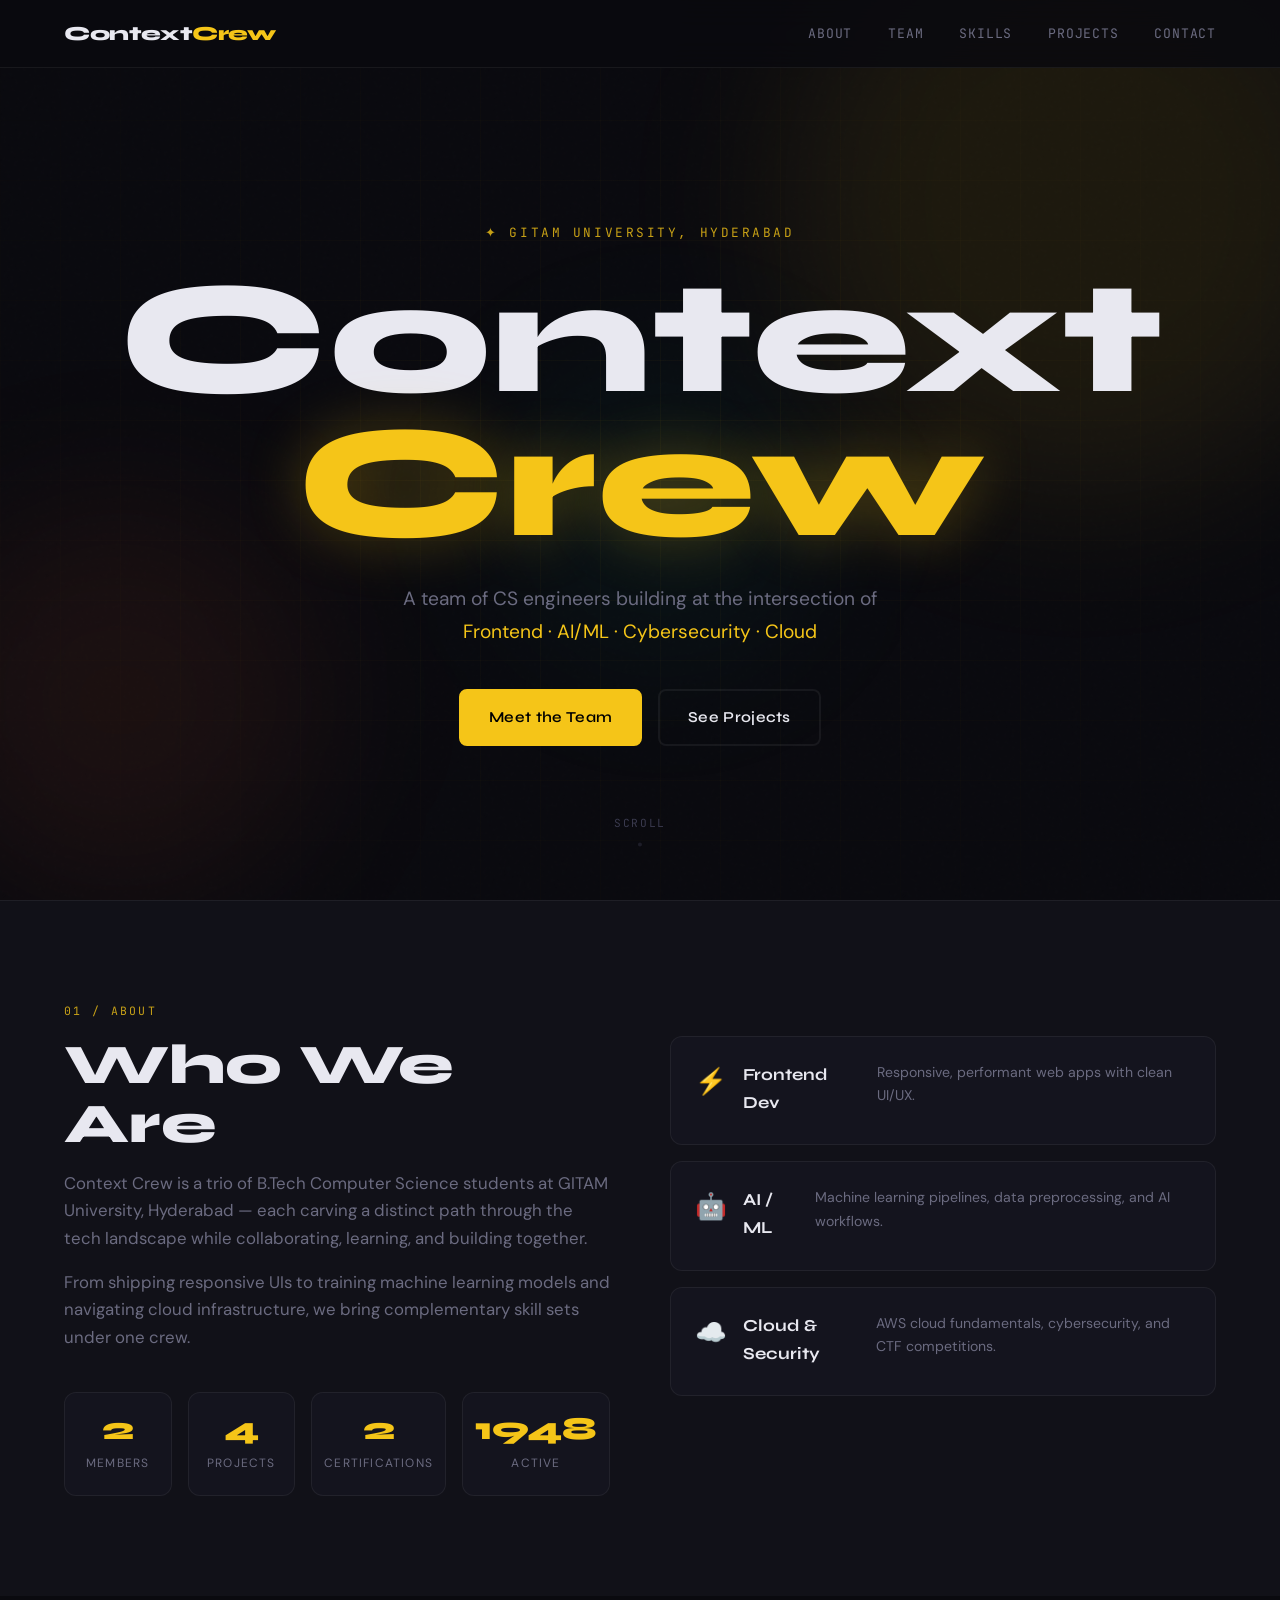
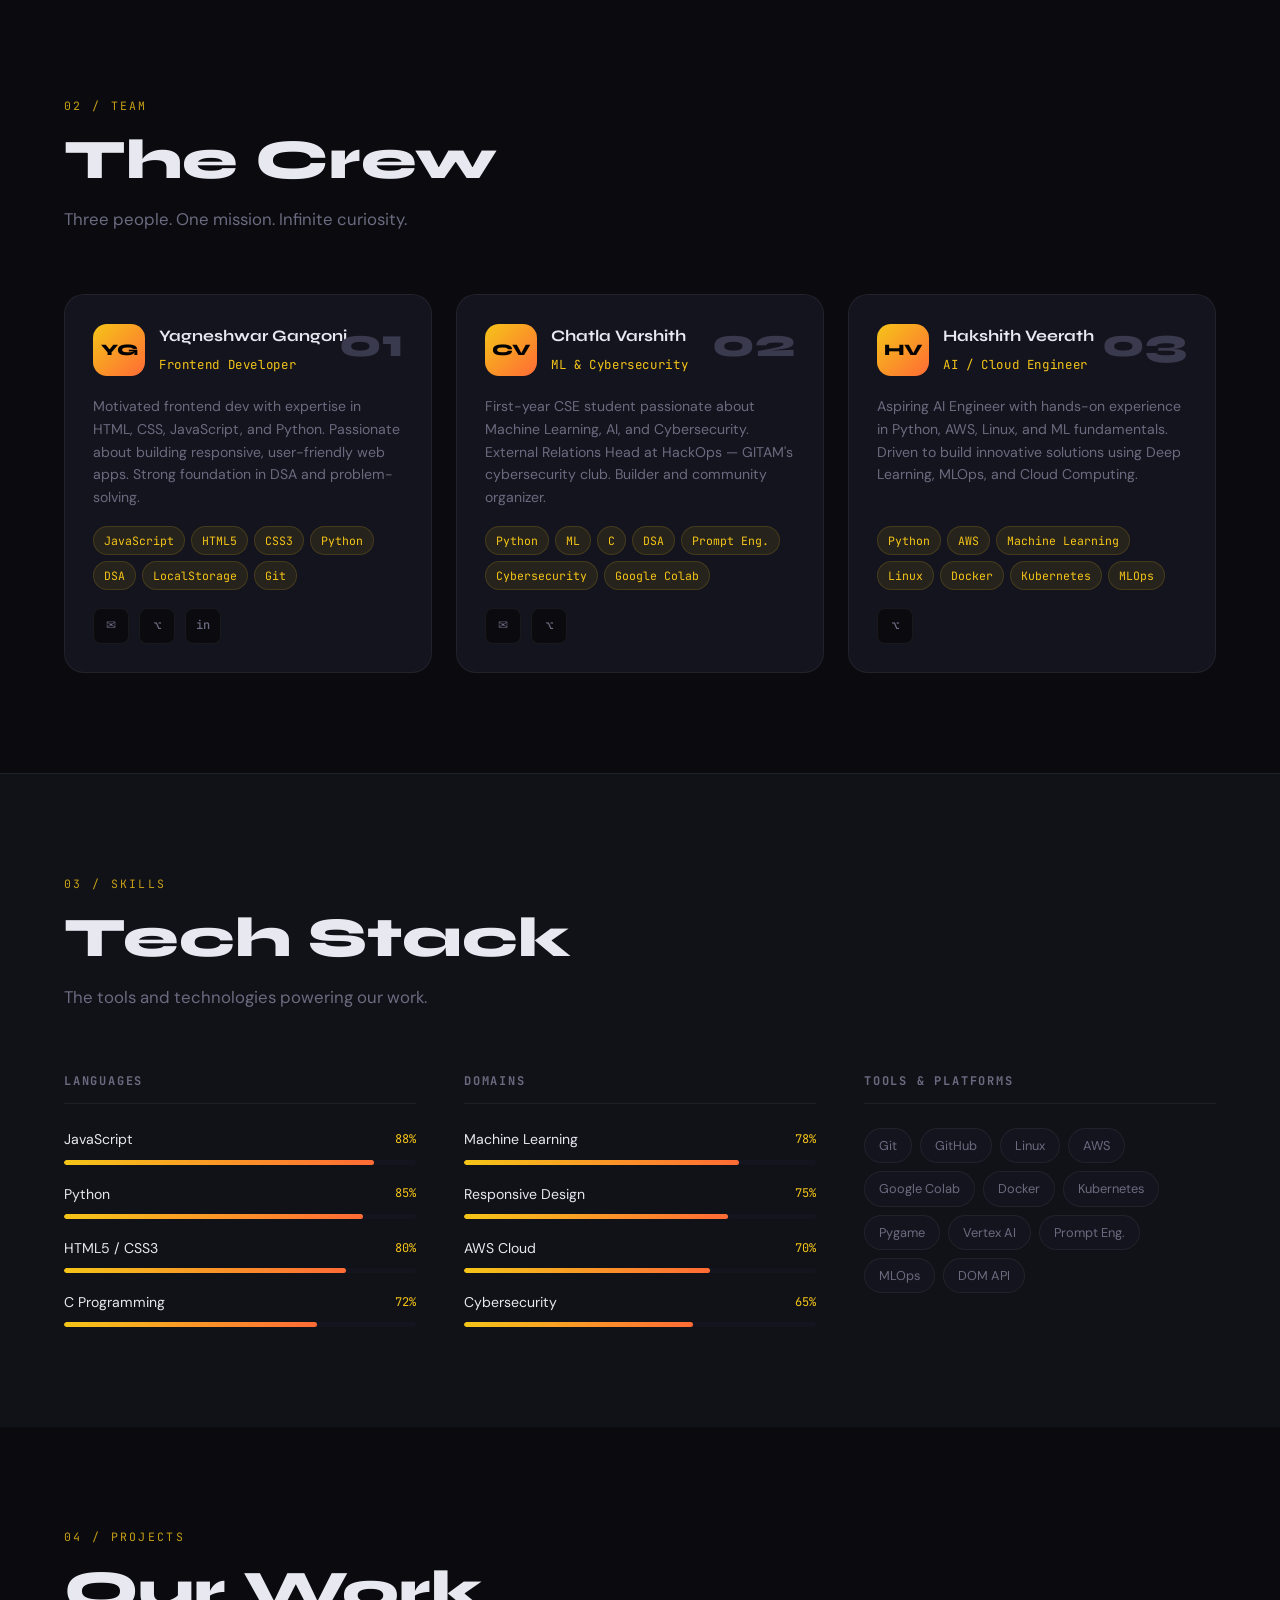
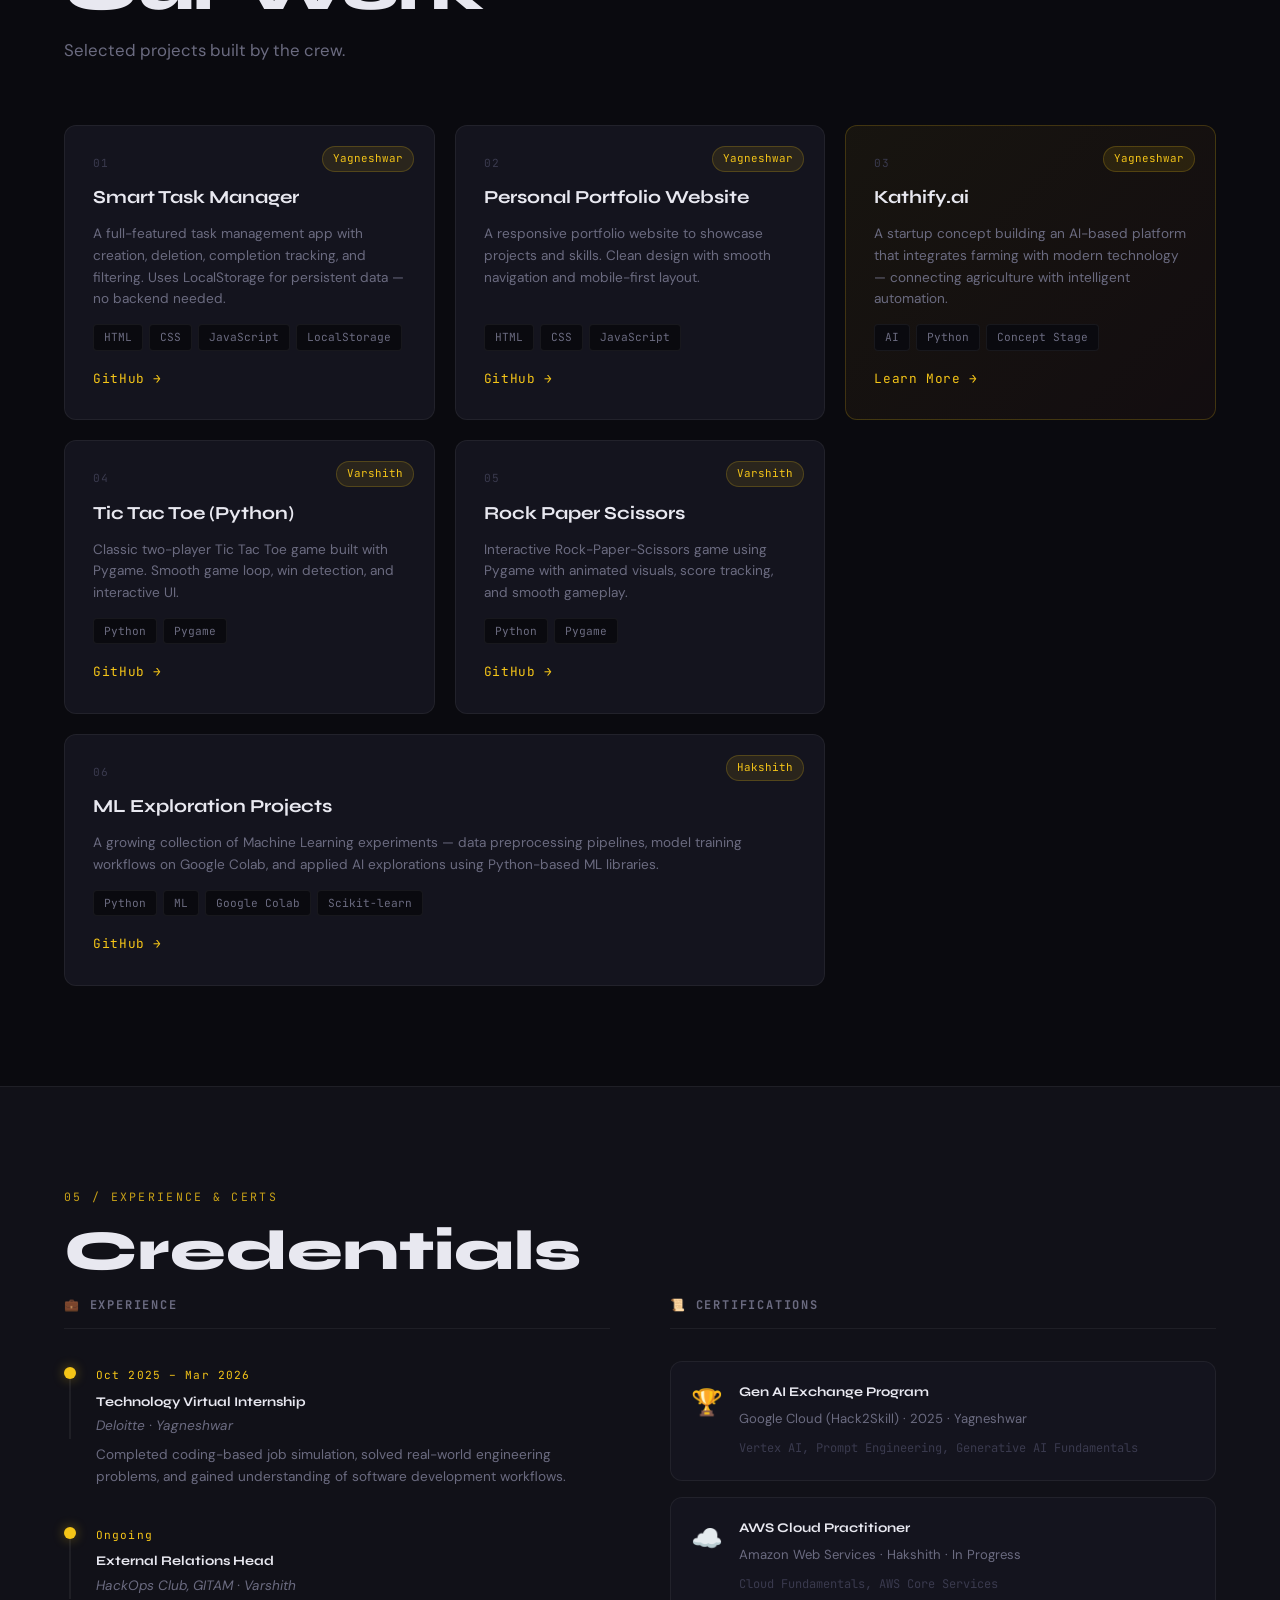
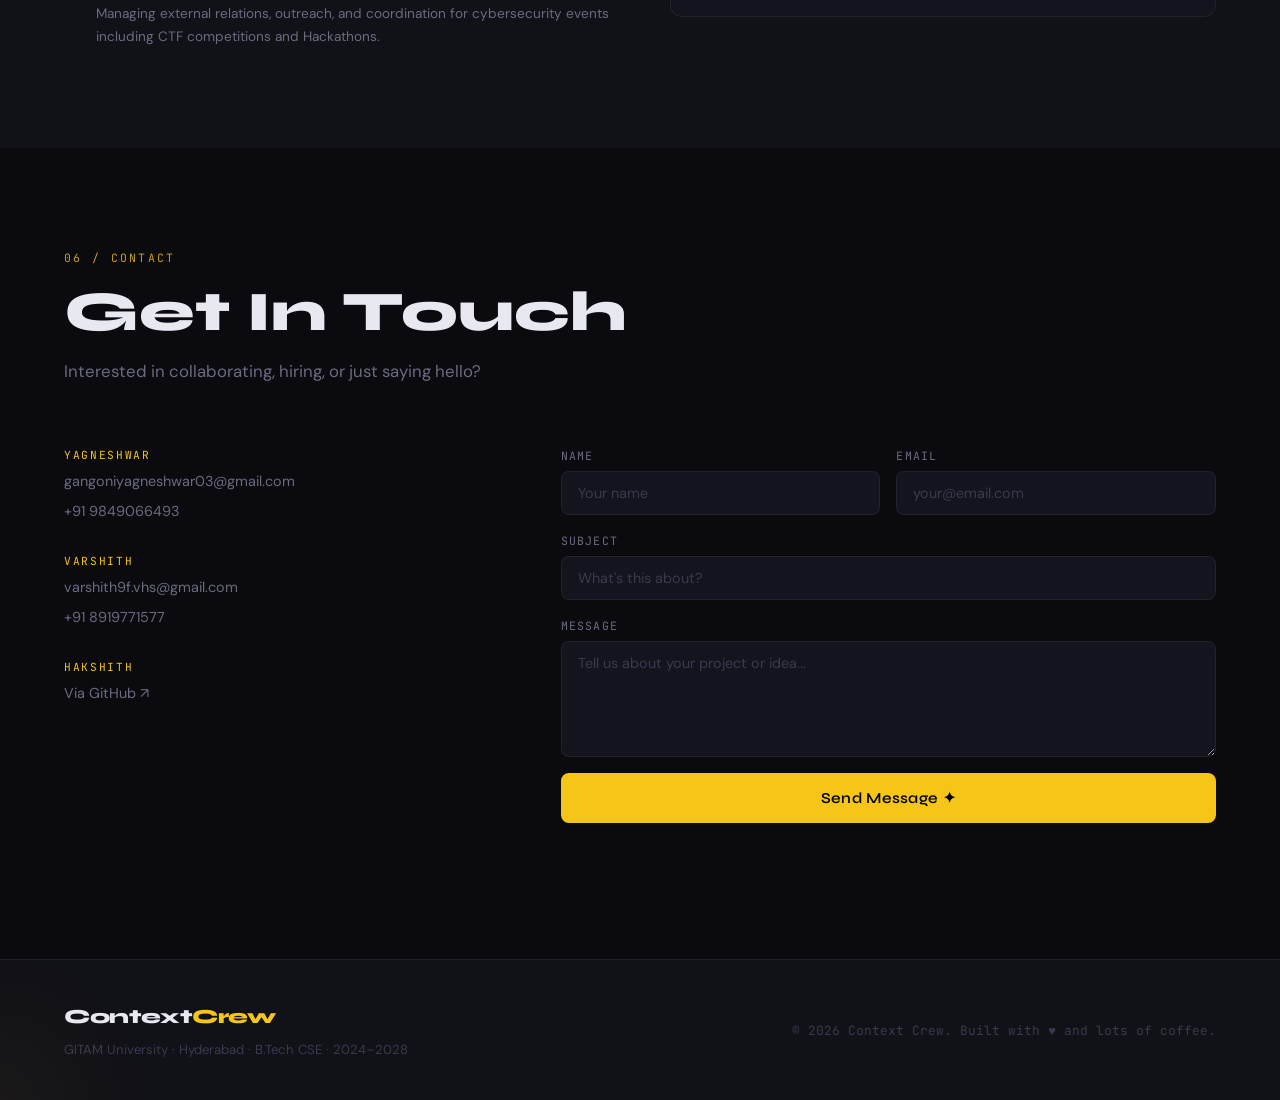
<file: index.html>
<!DOCTYPE html>
<html lang="en">
<head>
  <meta charset="UTF-8" />
  <meta name="viewport" content="width=device-width, initial-scale=1.0" />
  <title>Context Crew — Portfolio</title>
  <link rel="preconnect" href="https://fonts.googleapis.com" />
  <link rel="preconnect" href="https://fonts.gstatic.com" crossorigin />
  <link href="https://fonts.googleapis.com/css2?family=Syne:wght@400;600;700;800&family=DM+Sans:ital,wght@0,300;0,400;0,500;1,300&family=JetBrains+Mono:wght@400;500&display=swap" rel="stylesheet" />
  <style>
/* ═══════════════════════════════════════════════════
   CONTEXT CREW — PORTFOLIO STYLESHEET
   Aesthetic: Dark editorial with electric amber accents
   ═══════════════════════════════════════════════════ */

/* ─── CSS Variables ─── */
:root {
  --bg: #0a0a0f;
  --bg-2: #111118;
  --bg-card: #14141e;
  --border: rgba(255,255,255,0.06);
  --border-hover: rgba(255,200,50,0.3);

  --accent: #f5c518;
  --accent-2: #ff6b35;
  --accent-3: #00d4aa;

  --text: #e8e8f0;
  --text-muted: #6b6b80;
  --text-dim: #3a3a4e;

  --font-display: 'Syne', sans-serif;
  --font-body: 'DM Sans', sans-serif;
  --font-mono: 'JetBrains Mono', monospace;

  --radius: 12px;
  --radius-lg: 20px;
  --shadow: 0 4px 24px rgba(0,0,0,0.4);
  --shadow-lg: 0 12px 48px rgba(0,0,0,0.6);

  --nav-h: 68px;
  --section-pad: 100px;
}

/* ─── Reset ─── */
*, *::before, *::after { box-sizing: border-box; margin: 0; padding: 0; }
html { scroll-behavior: smooth; }
body {
  font-family: var(--font-body);
  background: var(--bg);
  color: var(--text);
  line-height: 1.65;
  overflow-x: hidden;
}
a { color: inherit; text-decoration: none; }
img { max-width: 100%; display: block; }
ul { list-style: none; }

/* ─── Noise Overlay ─── */
.noise {
  position: fixed; inset: 0; z-index: 0; pointer-events: none;
  background-image: url("data:image/svg+xml,%3Csvg viewBox='0 0 256 256' xmlns='http://www.w3.org/2000/svg'%3E%3Cfilter id='noise'%3E%3CfeTurbulence type='fractalNoise' baseFrequency='0.9' numOctaves='4' stitchTiles='stitch'/%3E%3C/filter%3E%3Crect width='100%25' height='100%25' filter='url(%23noise)' opacity='0.025'/%3E%3C/svg%3E");
  opacity: 0.4;
}

/* ─── Container ─── */
.container { max-width: 1200px; margin: 0 auto; padding: 0 24px; }

/* ─── Section shared ─── */
.section { padding: var(--section-pad) 0; }
.section-label {
  font-family: var(--font-mono);
  font-size: 0.72rem;
  letter-spacing: 0.2em;
  color: var(--accent);
  text-transform: uppercase;
  margin-bottom: 16px;
  opacity: 0.8;
}
.section-title {
  font-family: var(--font-display);
  font-size: clamp(2rem, 5vw, 3.5rem);
  font-weight: 800;
  line-height: 1.05;
  margin-bottom: 16px;
}
.section-sub {
  color: var(--text-muted);
  font-size: 1.05rem;
  margin-bottom: 60px;
  max-width: 560px;
}

/* ─── Buttons ─── */
.btn {
  display: inline-flex; align-items: center; gap: 8px;
  padding: 14px 28px;
  border-radius: 8px;
  font-family: var(--font-display);
  font-weight: 600;
  font-size: 0.95rem;
  letter-spacing: 0.02em;
  cursor: pointer;
  border: 2px solid transparent;
  transition: all 0.25s ease;
}
.btn--primary {
  background: var(--accent);
  color: #000;
  border-color: var(--accent);
}
.btn--primary:hover { background: #e0b000; border-color: #e0b000; transform: translateY(-2px); box-shadow: 0 8px 24px rgba(245,197,24,0.3); }
.btn--ghost {
  background: transparent;
  color: var(--text);
  border-color: var(--border);
}
.btn--ghost:hover { border-color: var(--accent); color: var(--accent); transform: translateY(-2px); }
.btn--full { width: 100%; justify-content: center; }

/* ══════════════════════════════
   NAV
══════════════════════════════ */
.nav {
  position: fixed; top: 0; left: 0; right: 0; z-index: 100;
  height: var(--nav-h);
  background: rgba(10,10,15,0.85);
  backdrop-filter: blur(20px);
  border-bottom: 1px solid var(--border);
  transition: background 0.3s;
}
.nav.scrolled { background: rgba(10,10,15,0.97); }
.nav-inner {
  max-width: 1200px; margin: 0 auto; padding: 0 24px;
  height: 100%;
  display: flex; align-items: center; justify-content: space-between;
}
.nav-logo {
  font-family: var(--font-display);
  font-weight: 800;
  font-size: 1.25rem;
  letter-spacing: -0.02em;
}
.nav-logo span { color: var(--accent); }
.nav-links { display: flex; gap: 36px; }
.nav-links a {
  font-family: var(--font-mono);
  font-size: 0.82rem;
  letter-spacing: 0.06em;
  color: var(--text-muted);
  text-transform: uppercase;
  transition: color 0.2s;
  position: relative;
}
.nav-links a::after {
  content: ''; position: absolute; bottom: -4px; left: 0; right: 0;
  height: 2px; background: var(--accent);
  transform: scaleX(0); transform-origin: left;
  transition: transform 0.25s ease;
}
.nav-links a:hover { color: var(--text); }
.nav-links a:hover::after { transform: scaleX(1); }
.burger { display: none; flex-direction: column; gap: 5px; cursor: pointer; background: none; border: none; padding: 4px; }
.burger span { display: block; width: 24px; height: 2px; background: var(--text); border-radius: 2px; transition: all 0.3s; }
.burger.open span:nth-child(1) { transform: translateY(7px) rotate(45deg); }
.burger.open span:nth-child(2) { opacity: 0; }
.burger.open span:nth-child(3) { transform: translateY(-7px) rotate(-45deg); }

/* ══════════════════════════════
   HERO
══════════════════════════════ */
.hero {
  min-height: 100vh;
  display: flex; align-items: center; justify-content: center;
  position: relative;
  overflow: hidden;
  padding-top: var(--nav-h);
}
.hero-bg-grid {
  position: absolute; inset: 0;
  background-image:
    linear-gradient(rgba(245,197,24,0.04) 1px, transparent 1px),
    linear-gradient(90deg, rgba(245,197,24,0.04) 1px, transparent 1px);
  background-size: 60px 60px;
  mask-image: radial-gradient(ellipse 70% 70% at 50% 50%, black, transparent);
}
.hero-orb {
  position: absolute; border-radius: 50%; filter: blur(80px); pointer-events: none;
}
.hero-orb--1 { width: 600px; height: 600px; background: rgba(245,197,24,0.08); top: -100px; right: -100px; animation: drift1 12s ease-in-out infinite; }
.hero-orb--2 { width: 400px; height: 400px; background: rgba(255,107,53,0.07); bottom: 0; left: -80px; animation: drift2 15s ease-in-out infinite; }
.hero-orb--3 { width: 300px; height: 300px; background: rgba(0,212,170,0.05); top: 40%; left: 40%; animation: drift1 18s ease-in-out infinite reverse; }
@keyframes drift1 { 0%,100%{transform:translate(0,0);} 50%{transform:translate(30px,-40px);} }
@keyframes drift2 { 0%,100%{transform:translate(0,0);} 50%{transform:translate(-20px,30px);} }

.hero-content {
  text-align: center;
  position: relative; z-index: 2;
  max-width: 800px;
  padding: 0 24px;
  animation: fadeUp 1s ease both;
}
.hero-tag {
  font-family: var(--font-mono);
  font-size: 0.8rem;
  letter-spacing: 0.2em;
  color: var(--accent);
  text-transform: uppercase;
  margin-bottom: 24px;
  opacity: 0.8;
}
.hero-title {
  font-family: var(--font-display);
  font-size: clamp(4rem, 14vw, 10rem);
  font-weight: 800;
  line-height: 0.9;
  margin-bottom: 28px;
  display: flex; flex-direction: column; align-items: center;
}
.hero-title .line { display: block; }
.hero-title .accent { color: var(--accent); text-shadow: 0 0 60px rgba(245,197,24,0.3); }
.hero-sub {
  font-size: clamp(1rem, 2.5vw, 1.2rem);
  color: var(--text-muted);
  margin-bottom: 40px;
  line-height: 1.7;
}
.hero-sub em { color: var(--accent); font-style: normal; }
.hero-cta { display: flex; gap: 16px; justify-content: center; flex-wrap: wrap; }

.hero-scroll-hint {
  position: absolute; bottom: 32px; left: 50%; transform: translateX(-50%);
  display: flex; flex-direction: column; align-items: center; gap: 8px;
  color: var(--text-dim);
  font-family: var(--font-mono);
  font-size: 0.7rem;
  letter-spacing: 0.15em;
  text-transform: uppercase;
  z-index: 2;
  animation: fadeIn 2s 1.5s ease both;
}

/* ══════════════════════════════
   ABOUT
══════════════════════════════ */
.about { background: var(--bg-2); border-top: 1px solid var(--border); }
.about-grid {
  display: grid;
  grid-template-columns: 1fr 1fr;
  gap: 60px;
  align-items: start;
}
.about-text p { color: var(--text-muted); margin-bottom: 16px; font-size: 1.05rem; }
.about-stats {
  display: grid; grid-template-columns: repeat(4, 1fr); gap: 16px;
  margin-top: 40px;
}
.stat {
  background: var(--bg-card);
  border: 1px solid var(--border);
  border-radius: var(--radius);
  padding: 20px 12px;
  text-align: center;
  transition: border-color 0.3s;
}
.stat:hover { border-color: var(--accent); }
.stat-num {
  display: block;
  font-family: var(--font-display);
  font-size: 2rem;
  font-weight: 800;
  color: var(--accent);
  line-height: 1;
  margin-bottom: 4px;
}
.stat-label { font-size: 0.75rem; color: var(--text-muted); text-transform: uppercase; letter-spacing: 0.1em; }

.about-card-stack { display: flex; flex-direction: column; gap: 16px; }
.domain-card {
  background: var(--bg-card);
  border: 1px solid var(--border);
  border-radius: var(--radius);
  padding: 24px;
  display: flex; align-items: flex-start; gap: 16px;
  transition: all 0.3s ease;
}
.domain-card:hover { border-color: var(--border-hover); transform: translateX(6px); }
.domain-icon { font-size: 1.6rem; flex-shrink: 0; }
.domain-card h3 { font-family: var(--font-display); font-size: 1.05rem; font-weight: 700; margin-bottom: 4px; }
.domain-card p { font-size: 0.88rem; color: var(--text-muted); }

/* ══════════════════════════════
   TEAM
══════════════════════════════ */
.team { background: var(--bg); }
.team-grid {
  display: grid;
  grid-template-columns: repeat(3, 1fr);
  gap: 24px;
}
.member-card {
  background: var(--bg-card);
  border: 1px solid var(--border);
  border-radius: var(--radius-lg);
  padding: 28px;
  display: flex; flex-direction: column; gap: 18px;
  transition: all 0.35s ease;
  position: relative;
  overflow: hidden;
}
.member-card::before {
  content: '';
  position: absolute; top: 0; left: 0; right: 0;
  height: 3px;
  background: linear-gradient(90deg, var(--accent), var(--accent-2));
  transform: scaleX(0);
  transform-origin: left;
  transition: transform 0.4s ease;
}
.member-card:hover { border-color: rgba(245,197,24,0.2); transform: translateY(-6px); box-shadow: var(--shadow-lg); }
.member-card:hover::before { transform: scaleX(1); }

.member-card__header { display: flex; align-items: center; gap: 14px; position: relative; }
.member-avatar {
  width: 52px; height: 52px;
  background: linear-gradient(135deg, var(--accent), var(--accent-2));
  border-radius: 14px;
  display: flex; align-items: center; justify-content: center;
  font-family: var(--font-display);
  font-weight: 800;
  font-size: 1rem;
  color: #000;
  flex-shrink: 0;
}
.member-meta h3 { font-family: var(--font-display); font-size: 1rem; font-weight: 700; margin-bottom: 2px; }
.member-role { font-size: 0.78rem; color: var(--accent); font-family: var(--font-mono); letter-spacing: 0.05em; }
.member-number {
  position: absolute; right: 0; top: 0;
  font-family: var(--font-display);
  font-size: 2.5rem;
  font-weight: 800;
  color: var(--text-dim);
  line-height: 1;
}
.member-bio { font-size: 0.88rem; color: var(--text-muted); line-height: 1.6; flex: 1; }
.member-skills { display: flex; flex-wrap: wrap; gap: 6px; }
.skill-tag {
  background: rgba(245,197,24,0.08);
  border: 1px solid rgba(245,197,24,0.15);
  color: var(--accent);
  font-size: 0.72rem;
  font-family: var(--font-mono);
  padding: 4px 10px;
  border-radius: 50px;
  transition: background 0.2s;
}
.skill-tag:hover { background: rgba(245,197,24,0.18); }
.member-links { display: flex; gap: 10px; }
.member-link {
  width: 36px; height: 36px;
  background: var(--bg);
  border: 1px solid var(--border);
  border-radius: 8px;
  display: flex; align-items: center; justify-content: center;
  font-size: 1rem;
  color: var(--text-muted);
  transition: all 0.2s;
  font-style: normal;
  font-family: var(--font-mono);
  font-size: 0.75rem;
  font-weight: 500;
}
.member-link:hover { border-color: var(--accent); color: var(--accent); background: rgba(245,197,24,0.08); }

/* ══════════════════════════════
   SKILLS
══════════════════════════════ */
.skills { background: var(--bg-2); border-top: 1px solid var(--border); }
.skills-board {
  display: grid;
  grid-template-columns: 1fr 1fr 1fr;
  gap: 48px;
}
.skills-col-title {
  font-family: var(--font-mono);
  font-size: 0.75rem;
  letter-spacing: 0.15em;
  text-transform: uppercase;
  color: var(--text-muted);
  margin-bottom: 24px;
  padding-bottom: 12px;
  border-bottom: 1px solid var(--border);
}
.skill-bar-list { display: flex; flex-direction: column; gap: 18px; }
.skill-bar { display: grid; grid-template-columns: 1fr auto; align-items: center; gap: 8px; }
.skill-bar span { font-size: 0.88rem; color: var(--text); grid-column: 1; }
.skill-bar em { font-style: normal; font-family: var(--font-mono); font-size: 0.75rem; color: var(--accent); grid-column: 2; grid-row: 1; }
.bar { grid-column: 1 / -1; grid-row: 2; height: 5px; background: var(--bg-card); border-radius: 50px; overflow: hidden; }
.bar-fill {
  height: 100%; width: 0;
  background: linear-gradient(90deg, var(--accent), var(--accent-2));
  border-radius: 50px;
  transition: width 1.4s cubic-bezier(0.16,1,0.3,1);
}
.bar-fill.animated { width: var(--pct); }

.skill-tags-cloud { display: flex; flex-wrap: wrap; gap: 8px; }
.stag {
  background: var(--bg-card);
  border: 1px solid var(--border);
  color: var(--text-muted);
  font-size: 0.8rem;
  padding: 6px 14px;
  border-radius: 50px;
  transition: all 0.2s;
  cursor: default;
}
.stag:hover { border-color: var(--accent-3); color: var(--accent-3); background: rgba(0,212,170,0.06); }

/* ══════════════════════════════
   PROJECTS
══════════════════════════════ */
.projects { background: var(--bg); }
.projects-grid {
  display: grid;
  grid-template-columns: repeat(3, 1fr);
  gap: 20px;
}
.proj-card {
  background: var(--bg-card);
  border: 1px solid var(--border);
  border-radius: var(--radius);
  padding: 28px;
  display: flex; flex-direction: column; gap: 14px;
  position: relative;
  transition: all 0.3s ease;
}
.proj-card:hover { border-color: rgba(245,197,24,0.25); transform: translateY(-4px); box-shadow: 0 8px 32px rgba(0,0,0,0.4); }
.proj-card--featured {
  background: linear-gradient(135deg, rgba(245,197,24,0.06), rgba(255,107,53,0.04));
  border-color: rgba(245,197,24,0.2);
}
.proj-card--wide { grid-column: span 2; }

.proj-number {
  font-family: var(--font-mono);
  font-size: 0.7rem;
  color: var(--text-dim);
  letter-spacing: 0.1em;
}
.proj-badge {
  position: absolute; top: 20px; right: 20px;
  background: rgba(245,197,24,0.1);
  border: 1px solid rgba(245,197,24,0.2);
  color: var(--accent);
  font-size: 0.68rem;
  font-family: var(--font-mono);
  padding: 3px 10px;
  border-radius: 50px;
}
.proj-title {
  font-family: var(--font-display);
  font-size: 1.15rem;
  font-weight: 700;
  line-height: 1.25;
}
.proj-desc { font-size: 0.85rem; color: var(--text-muted); line-height: 1.6; flex: 1; }
.proj-stack { display: flex; flex-wrap: wrap; gap: 6px; }
.proj-stack span {
  background: var(--bg);
  border: 1px solid var(--border);
  font-size: 0.7rem;
  font-family: var(--font-mono);
  color: var(--text-muted);
  padding: 3px 10px;
  border-radius: 4px;
}
.proj-links { margin-top: auto; }
.proj-link {
  font-family: var(--font-mono);
  font-size: 0.8rem;
  color: var(--accent);
  letter-spacing: 0.05em;
  transition: gap 0.2s;
  display: inline-block;
}
.proj-link:hover { text-decoration: underline; text-underline-offset: 3px; }

/* ══════════════════════════════
   EXPERIENCE
══════════════════════════════ */
.xp { background: var(--bg-2); border-top: 1px solid var(--border); }
.xp-grid { display: grid; grid-template-columns: 1fr 1fr; gap: 60px; }
.xp-col-title {
  font-family: var(--font-mono);
  font-size: 0.75rem;
  letter-spacing: 0.15em;
  text-transform: uppercase;
  color: var(--text-muted);
  margin-bottom: 32px;
  padding-bottom: 12px;
  border-bottom: 1px solid var(--border);
}
.timeline { display: flex; flex-direction: column; gap: 32px; }
.tl-item { display: flex; gap: 20px; }
.tl-dot {
  width: 12px; height: 12px; border-radius: 50%;
  background: var(--accent);
  flex-shrink: 0;
  margin-top: 6px;
  box-shadow: 0 0 12px rgba(245,197,24,0.4);
  position: relative;
}
.tl-dot::before {
  content: ''; position: absolute; top: 12px; left: 5px;
  width: 2px; height: 60px; background: var(--border);
}
.tl-date { font-family: var(--font-mono); font-size: 0.7rem; color: var(--accent); letter-spacing: 0.1em; }
.tl-body h5 { font-family: var(--font-display); font-weight: 700; margin: 4px 0 2px; }
.tl-company { font-size: 0.8rem; color: var(--text-muted); margin-bottom: 6px; font-style: italic; }
.tl-body p { font-size: 0.85rem; color: var(--text-muted); }

.cert-list { display: flex; flex-direction: column; gap: 16px; }
.cert-card {
  background: var(--bg-card);
  border: 1px solid var(--border);
  border-radius: var(--radius);
  padding: 20px;
  display: flex; gap: 16px; align-items: flex-start;
  transition: border-color 0.3s;
}
.cert-card:hover { border-color: var(--border-hover); }
.cert-icon { font-size: 1.6rem; flex-shrink: 0; }
.cert-card h5 { font-family: var(--font-display); font-weight: 700; margin-bottom: 4px; }
.cert-card p { font-size: 0.82rem; color: var(--text-muted); margin-bottom: 4px; }
.cert-card small { font-size: 0.75rem; color: var(--text-dim); font-family: var(--font-mono); }

/* ══════════════════════════════
   CONTACT
══════════════════════════════ */
.contact { background: var(--bg); }
.contact-grid { display: grid; grid-template-columns: 1fr 1.5fr; gap: 60px; align-items: start; }
.contact-info { display: flex; flex-direction: column; gap: 28px; }
.contact-item { display: flex; flex-direction: column; gap: 6px; }
.contact-label {
  font-family: var(--font-mono);
  font-size: 0.7rem;
  letter-spacing: 0.15em;
  text-transform: uppercase;
  color: var(--accent);
}
.contact-item a {
  font-size: 0.9rem;
  color: var(--text-muted);
  transition: color 0.2s;
}
.contact-item a:hover { color: var(--text); }

.contact-form { display: flex; flex-direction: column; gap: 16px; }
.form-row { display: grid; grid-template-columns: 1fr 1fr; gap: 16px; }
.form-group { display: flex; flex-direction: column; gap: 6px; }
.form-group label {
  font-family: var(--font-mono);
  font-size: 0.72rem;
  letter-spacing: 0.1em;
  text-transform: uppercase;
  color: var(--text-muted);
}
.form-group input,
.form-group textarea {
  background: var(--bg-card);
  border: 1px solid var(--border);
  border-radius: 8px;
  padding: 12px 16px;
  color: var(--text);
  font-family: var(--font-body);
  font-size: 0.9rem;
  outline: none;
  transition: border-color 0.2s;
  resize: vertical;
}
.form-group input:focus,
.form-group textarea:focus { border-color: var(--accent); box-shadow: 0 0 0 3px rgba(245,197,24,0.08); }
.form-group input::placeholder,
.form-group textarea::placeholder { color: var(--text-dim); }
.form-note { font-size: 0.82rem; color: var(--accent-3); font-family: var(--font-mono); min-height: 20px; }

/* ══════════════════════════════
   FOOTER
══════════════════════════════ */
.footer {
  background: var(--bg-2);
  border-top: 1px solid var(--border);
  padding: 40px 0;
}
.footer-inner { display: flex; justify-content: space-between; align-items: center; gap: 24px; flex-wrap: wrap; }
.footer-brand p { font-size: 0.82rem; color: var(--text-dim); margin-top: 6px; }
.footer-copy p { font-size: 0.8rem; color: var(--text-dim); font-family: var(--font-mono); }

/* ══════════════════════════════
   ANIMATIONS
══════════════════════════════ */
@keyframes fadeUp {
  from { opacity: 0; transform: translateY(30px); }
  to { opacity: 1; transform: translateY(0); }
}
@keyframes fadeIn {
  from { opacity: 0; }
  to { opacity: 1; }
}
.reveal {
  opacity: 0;
  transform: translateY(24px);
  transition: opacity 0.7s ease, transform 0.7s ease;
}
.reveal.visible { opacity: 1; transform: translateY(0); }
.reveal-delay-1 { transition-delay: 0.1s; }
.reveal-delay-2 { transition-delay: 0.2s; }
.reveal-delay-3 { transition-delay: 0.3s; }

/* ══════════════════════════════
   RESPONSIVE
══════════════════════════════ */
@media (max-width: 1024px) {
  .team-grid { grid-template-columns: 1fr 1fr; }
  .projects-grid { grid-template-columns: 1fr 1fr; }
  .proj-card--wide { grid-column: span 2; }
  .skills-board { grid-template-columns: 1fr 1fr; }
}

@media (max-width: 768px) {
  :root { --section-pad: 60px; }
  .burger { display: flex; }
  .nav-links {
    position: fixed; top: var(--nav-h); left: 0; right: 0;
    background: rgba(10,10,15,0.97);
    backdrop-filter: blur(20px);
    flex-direction: column; gap: 0;
    padding: 24px;
    border-bottom: 1px solid var(--border);
    transform: translateY(-110%);
    transition: transform 0.35s ease;
    z-index: 99;
  }
  .nav-links.open { transform: translateY(0); }
  .nav-links li { padding: 12px 0; border-bottom: 1px solid var(--border); }
  .nav-links a { font-size: 0.95rem; }

  .about-grid { grid-template-columns: 1fr; gap: 40px; }
  .about-stats { grid-template-columns: repeat(2, 1fr); }
  .team-grid { grid-template-columns: 1fr; }
  .skills-board { grid-template-columns: 1fr; gap: 36px; }
  .projects-grid { grid-template-columns: 1fr; }
  .proj-card--wide { grid-column: span 1; }
  .xp-grid { grid-template-columns: 1fr; gap: 40px; }
  .contact-grid { grid-template-columns: 1fr; gap: 40px; }
  .form-row { grid-template-columns: 1fr; }
  .footer-inner { flex-direction: column; text-align: center; }
}

@media (max-width: 480px) {
  .hero-title { font-size: clamp(3.5rem, 20vw, 6rem); }
  .hero-cta { flex-direction: column; align-items: center; }
  .about-stats { grid-template-columns: repeat(2, 1fr); }
  .member-number { font-size: 2rem; }
}

</style>
</head>
<body>

  <!-- NOISE OVERLAY -->
  <div class="noise"></div>

  <!-- NAV -->
  <nav class="nav" id="navbar">
    <div class="nav-inner">
      <a href="#hero" class="nav-logo">Context<span>Crew</span></a>
      <button class="burger" id="burger" aria-label="Toggle Menu">
        <span></span><span></span><span></span>
      </button>
      <ul class="nav-links" id="nav-links">
        <li><a href="#about">About</a></li>
        <li><a href="#team">Team</a></li>
        <li><a href="#skills">Skills</a></li>
        <li><a href="#projects">Projects</a></li>
        <li><a href="#contact">Contact</a></li>
      </ul>
    </div>
  </nav>

  <!-- ═══ SECTION 1 — HERO ═══ -->
  <section class="hero" id="hero">
    <div class="hero-bg-grid"></div>
    <div class="hero-orb hero-orb--1"></div>
    <div class="hero-orb hero-orb--2"></div>
    <div class="hero-orb hero-orb--3"></div>
    <div class="hero-content">
      <p class="hero-tag">✦ GITAM University, Hyderabad</p>
      <h1 class="hero-title">
        <span class="line">Context</span>
        <span class="line accent">Crew</span>
      </h1>
      <p class="hero-sub">A team of CS engineers building at the intersection of<br/>
        <em>Frontend · AI/ML · Cybersecurity · Cloud</em>
      </p>
      <div class="hero-cta">
        <a href="#team" class="btn btn--primary">Meet the Team</a>
        <a href="#projects" class="btn btn--ghost">See Projects</a>
      </div>
    </div>
    <div class="hero-scroll-hint">
      <span>Scroll</span>
      <svg width="16" height="28" viewBox="0 0 16 28"><rect x="6" y="0" width="4" height="4" rx="2" fill="currentColor" opacity="0.4"><animate attributeName="y" values="0;14;0" dur="1.6s" repeatCount="indefinite"/></rect></svg>
    </div>
  </section>

  <!-- ═══ SECTION 2 — ABOUT ═══ -->
  <section class="about section" id="about">
    <div class="container">
      <div class="section-label">01 / About</div>
      <div class="about-grid">
        <div class="about-text">
          <h2 class="section-title">Who We Are</h2>
          <p>Context Crew is a trio of B.Tech Computer Science students at GITAM University, Hyderabad — each carving a distinct path through the tech landscape while collaborating, learning, and building together.</p>
          <p>From shipping responsive UIs to training machine learning models and navigating cloud infrastructure, we bring complementary skill sets under one crew.</p>
          <div class="about-stats">
            <div class="stat"><span class="stat-num">3</span><span class="stat-label">Members</span></div>
            <div class="stat"><span class="stat-num">5+</span><span class="stat-label">Projects</span></div>
            <div class="stat"><span class="stat-num">3+</span><span class="stat-label">Certifications</span></div>
            <div class="stat"><span class="stat-num">2026</span><span class="stat-label">Active</span></div>
          </div>
        </div>
        <div class="about-card-stack">
          <div class="domain-card">
            <div class="domain-icon">⚡</div>
            <h3>Frontend Dev</h3>
            <p>Responsive, performant web apps with clean UI/UX.</p>
          </div>
          <div class="domain-card">
            <div class="domain-icon">🤖</div>
            <h3>AI / ML</h3>
            <p>Machine learning pipelines, data preprocessing, and AI workflows.</p>
          </div>
          <div class="domain-card">
            <div class="domain-icon">☁️</div>
            <h3>Cloud & Security</h3>
            <p>AWS cloud fundamentals, cybersecurity, and CTF competitions.</p>
          </div>
        </div>
      </div>
    </div>
  </section>

  <!-- ═══ SECTION 3 — TEAM ═══ -->
  <section class="team section" id="team">
    <div class="container">
      <div class="section-label">02 / Team</div>
      <h2 class="section-title">The Crew</h2>
      <p class="section-sub">Three people. One mission. Infinite curiosity.</p>

      <div class="team-grid">

        <!-- Member 1: Yagneshwar -->
        <article class="member-card" data-member="yagnesh">
          <div class="member-card__header">
            <div class="member-avatar">YG</div>
            <div class="member-meta">
              <h3>Yagneshwar Gangoni</h3>
              <span class="member-role">Frontend Developer</span>
            </div>
            <div class="member-number">01</div>
          </div>
          <p class="member-bio">Motivated frontend dev with expertise in HTML, CSS, JavaScript, and Python. Passionate about building responsive, user-friendly web apps. Strong foundation in DSA and problem-solving.</p>
          <div class="member-skills">
            <span class="skill-tag">JavaScript</span>
            <span class="skill-tag">HTML5</span>
            <span class="skill-tag">CSS3</span>
            <span class="skill-tag">Python</span>
            <span class="skill-tag">DSA</span>
            <span class="skill-tag">LocalStorage</span>
            <span class="skill-tag">Git</span>
          </div>
          <div class="member-links">
            <a href="mailto:gangoniyagneshwar03@gmail.com" class="member-link" title="Email">✉</a>
            <a href="#" class="member-link" title="GitHub">⌥</a>
            <a href="#" class="member-link" title="LinkedIn">in</a>
          </div>
        </article>

        <!-- Member 2: Varshith -->
        <article class="member-card" data-member="varshith">
          <div class="member-card__header">
            <div class="member-avatar">CV</div>
            <div class="member-meta">
              <h3>Chatla Varshith</h3>
              <span class="member-role">ML & Cybersecurity</span>
            </div>
            <div class="member-number">02</div>
          </div>
          <p class="member-bio">First-year CSE student passionate about Machine Learning, AI, and Cybersecurity. External Relations Head at HackOps — GITAM's cybersecurity club. Builder and community organizer.</p>
          <div class="member-skills">
            <span class="skill-tag">Python</span>
            <span class="skill-tag">ML</span>
            <span class="skill-tag">C</span>
            <span class="skill-tag">DSA</span>
            <span class="skill-tag">Prompt Eng.</span>
            <span class="skill-tag">Cybersecurity</span>
            <span class="skill-tag">Google Colab</span>
          </div>
          <div class="member-links">
            <a href="mailto:varshith9f.vhs@gmail.com" class="member-link" title="Email">✉</a>
            <a href="https://github.com/varshith9fvhs-create" class="member-link" title="GitHub" target="_blank" rel="noopener">⌥</a>
          </div>
        </article>

        <!-- Member 3: Hakshith -->
        <article class="member-card" data-member="hakshith">
          <div class="member-card__header">
            <div class="member-avatar">HV</div>
            <div class="member-meta">
              <h3>Hakshith Veerath</h3>
              <span class="member-role">AI / Cloud Engineer</span>
            </div>
            <div class="member-number">03</div>
          </div>
          <p class="member-bio">Aspiring AI Engineer with hands-on experience in Python, AWS, Linux, and ML fundamentals. Driven to build innovative solutions using Deep Learning, MLOps, and Cloud Computing.</p>
          <div class="member-skills">
            <span class="skill-tag">Python</span>
            <span class="skill-tag">AWS</span>
            <span class="skill-tag">Machine Learning</span>
            <span class="skill-tag">Linux</span>
            <span class="skill-tag">Docker</span>
            <span class="skill-tag">Kubernetes</span>
            <span class="skill-tag">MLOps</span>
          </div>
          <div class="member-links">
            <a href="#" class="member-link" title="GitHub">⌥</a>
          </div>
        </article>

      </div>
    </div>
  </section>

  <!-- ═══ SECTION 4 — SKILLS ═══ -->
  <section class="skills section" id="skills">
    <div class="container">
      <div class="section-label">03 / Skills</div>
      <h2 class="section-title">Tech Stack</h2>
      <p class="section-sub">The tools and technologies powering our work.</p>

      <div class="skills-board">
        <div class="skills-col">
          <h4 class="skills-col-title">Languages</h4>
          <div class="skill-bar-list">
            <div class="skill-bar" data-pct="88"><span>JavaScript</span><div class="bar"><div class="bar-fill" style="--pct:88%"></div></div><em>88%</em></div>
            <div class="skill-bar" data-pct="85"><span>Python</span><div class="bar"><div class="bar-fill" style="--pct:85%"></div></div><em>85%</em></div>
            <div class="skill-bar" data-pct="80"><span>HTML5 / CSS3</span><div class="bar"><div class="bar-fill" style="--pct:80%"></div></div><em>80%</em></div>
            <div class="skill-bar" data-pct="72"><span>C Programming</span><div class="bar"><div class="bar-fill" style="--pct:72%"></div></div><em>72%</em></div>
          </div>
        </div>
        <div class="skills-col">
          <h4 class="skills-col-title">Domains</h4>
          <div class="skill-bar-list">
            <div class="skill-bar" data-pct="78"><span>Machine Learning</span><div class="bar"><div class="bar-fill" style="--pct:78%"></div></div><em>78%</em></div>
            <div class="skill-bar" data-pct="75"><span>Responsive Design</span><div class="bar"><div class="bar-fill" style="--pct:75%"></div></div><em>75%</em></div>
            <div class="skill-bar" data-pct="70"><span>AWS Cloud</span><div class="bar"><div class="bar-fill" style="--pct:70%"></div></div><em>70%</em></div>
            <div class="skill-bar" data-pct="65"><span>Cybersecurity</span><div class="bar"><div class="bar-fill" style="--pct:65%"></div></div><em>65%</em></div>
          </div>
        </div>
        <div class="skills-col">
          <h4 class="skills-col-title">Tools & Platforms</h4>
          <div class="skill-tags-cloud">
            <span class="stag">Git</span>
            <span class="stag">GitHub</span>
            <span class="stag">Linux</span>
            <span class="stag">AWS</span>
            <span class="stag">Google Colab</span>
            <span class="stag">Docker</span>
            <span class="stag">Kubernetes</span>
            <span class="stag">Pygame</span>
            <span class="stag">Vertex AI</span>
            <span class="stag">Prompt Eng.</span>
            <span class="stag">MLOps</span>
            <span class="stag">DOM API</span>
          </div>
        </div>
      </div>
    </div>
  </section>

  <!-- ═══ SECTION 5 — PROJECTS ═══ -->
  <section class="projects section" id="projects">
    <div class="container">
      <div class="section-label">04 / Projects</div>
      <h2 class="section-title">Our Work</h2>
      <p class="section-sub">Selected projects built by the crew.</p>

      <div class="projects-grid">

        <div class="proj-card">
          <div class="proj-number">01</div>
          <div class="proj-badge">Yagneshwar</div>
          <h3 class="proj-title">Smart Task Manager</h3>
          <p class="proj-desc">A full-featured task management app with creation, deletion, completion tracking, and filtering. Uses LocalStorage for persistent data — no backend needed.</p>
          <div class="proj-stack">
            <span>HTML</span><span>CSS</span><span>JavaScript</span><span>LocalStorage</span>
          </div>
          <div class="proj-links">
            <a href="#" class="proj-link">GitHub →</a>
          </div>
        </div>

        <div class="proj-card">
          <div class="proj-number">02</div>
          <div class="proj-badge">Yagneshwar</div>
          <h3 class="proj-title">Personal Portfolio Website</h3>
          <p class="proj-desc">A responsive portfolio website to showcase projects and skills. Clean design with smooth navigation and mobile-first layout.</p>
          <div class="proj-stack">
            <span>HTML</span><span>CSS</span><span>JavaScript</span>
          </div>
          <div class="proj-links">
            <a href="#" class="proj-link">GitHub →</a>
          </div>
        </div>

        <div class="proj-card proj-card--featured">
          <div class="proj-number">03</div>
          <div class="proj-badge">Yagneshwar</div>
          <h3 class="proj-title">Kathify.ai</h3>
          <p class="proj-desc">A startup concept building an AI-based platform that integrates farming with modern technology — connecting agriculture with intelligent automation.</p>
          <div class="proj-stack">
            <span>AI</span><span>Python</span><span>Concept Stage</span>
          </div>
          <div class="proj-links">
            <a href="#" class="proj-link">Learn More →</a>
          </div>
        </div>

        <div class="proj-card">
          <div class="proj-number">04</div>
          <div class="proj-badge">Varshith</div>
          <h3 class="proj-title">Tic Tac Toe (Python)</h3>
          <p class="proj-desc">Classic two-player Tic Tac Toe game built with Pygame. Smooth game loop, win detection, and interactive UI.</p>
          <div class="proj-stack">
            <span>Python</span><span>Pygame</span>
          </div>
          <div class="proj-links">
            <a href="https://github.com/varshith9fvhs-create" class="proj-link" target="_blank" rel="noopener">GitHub →</a>
          </div>
        </div>

        <div class="proj-card">
          <div class="proj-number">05</div>
          <div class="proj-badge">Varshith</div>
          <h3 class="proj-title">Rock Paper Scissors</h3>
          <p class="proj-desc">Interactive Rock-Paper-Scissors game using Pygame with animated visuals, score tracking, and smooth gameplay.</p>
          <div class="proj-stack">
            <span>Python</span><span>Pygame</span>
          </div>
          <div class="proj-links">
            <a href="https://github.com/varshith9fvhs-create" class="proj-link" target="_blank" rel="noopener">GitHub →</a>
          </div>
        </div>

        <div class="proj-card proj-card--wide">
          <div class="proj-number">06</div>
          <div class="proj-badge">Hakshith</div>
          <h3 class="proj-title">ML Exploration Projects</h3>
          <p class="proj-desc">A growing collection of Machine Learning experiments — data preprocessing pipelines, model training workflows on Google Colab, and applied AI explorations using Python-based ML libraries.</p>
          <div class="proj-stack">
            <span>Python</span><span>ML</span><span>Google Colab</span><span>Scikit-learn</span>
          </div>
          <div class="proj-links">
            <a href="#" class="proj-link">GitHub →</a>
          </div>
        </div>

      </div>
    </div>
  </section>

  <!-- ═══ SECTION 6 — EXPERIENCE & CERTS ═══ -->
  <section class="xp section" id="experience">
    <div class="container">
      <div class="section-label">05 / Experience & Certs</div>
      <h2 class="section-title">Credentials</h2>

      <div class="xp-grid">
        <div class="xp-col">
          <h4 class="xp-col-title">💼 Experience</h4>
          <div class="timeline">
            <div class="tl-item">
              <div class="tl-dot"></div>
              <div class="tl-body">
                <span class="tl-date">Oct 2025 – Mar 2026</span>
                <h5>Technology Virtual Internship</h5>
                <p class="tl-company">Deloitte · Yagneshwar</p>
                <p>Completed coding-based job simulation, solved real-world engineering problems, and gained understanding of software development workflows.</p>
              </div>
            </div>
            <div class="tl-item">
              <div class="tl-dot"></div>
              <div class="tl-body">
                <span class="tl-date">Ongoing</span>
                <h5>External Relations Head</h5>
                <p class="tl-company">HackOps Club, GITAM · Varshith</p>
                <p>Managing external relations, outreach, and coordination for cybersecurity events including CTF competitions and Hackathons.</p>
              </div>
            </div>
          </div>
        </div>
        <div class="xp-col">
          <h4 class="xp-col-title">📜 Certifications</h4>
          <div class="cert-list">
            <div class="cert-card">
              <div class="cert-icon">🏆</div>
              <div>
                <h5>Gen AI Exchange Program</h5>
                <p>Google Cloud (Hack2Skill) · 2025 · Yagneshwar</p>
                <small>Vertex AI, Prompt Engineering, Generative AI Fundamentals</small>
              </div>
            </div>
            <div class="cert-card">
              <div class="cert-icon">☁️</div>
              <div>
                <h5>AWS Cloud Practitioner</h5>
                <p>Amazon Web Services · Hakshith · In Progress</p>
                <small>Cloud Fundamentals, AWS Core Services</small>
              </div>
            </div>
          </div>
        </div>
      </div>
    </div>
  </section>

  <!-- ═══ SECTION 7 — CONTACT ═══ -->
  <section class="contact section" id="contact">
    <div class="container">
      <div class="section-label">06 / Contact</div>
      <h2 class="section-title">Get In Touch</h2>
      <p class="section-sub">Interested in collaborating, hiring, or just saying hello?</p>

      <div class="contact-grid">
        <div class="contact-info">
          <div class="contact-item">
            <span class="contact-label">Yagneshwar</span>
            <a href="mailto:gangoniyagneshwar03@gmail.com">gangoniyagneshwar03@gmail.com</a>
            <a href="tel:+919849066493">+91 9849066493</a>
          </div>
          <div class="contact-item">
            <span class="contact-label">Varshith</span>
            <a href="mailto:varshith9f.vhs@gmail.com">varshith9f.vhs@gmail.com</a>
            <a href="tel:+918919771577">+91 8919771577</a>
          </div>
          <div class="contact-item">
            <span class="contact-label">Hakshith</span>
            <a href="#">Via GitHub ↗</a>
          </div>
        </div>

        <form class="contact-form" id="contactForm">
          <div class="form-row">
            <div class="form-group">
              <label for="name">Name</label>
              <input type="text" id="name" name="name" placeholder="Your name" required />
            </div>
            <div class="form-group">
              <label for="email">Email</label>
              <input type="email" id="email" name="email" placeholder="your@email.com" required />
            </div>
          </div>
          <div class="form-group">
            <label for="subject">Subject</label>
            <input type="text" id="subject" name="subject" placeholder="What's this about?" />
          </div>
          <div class="form-group">
            <label for="message">Message</label>
            <textarea id="message" name="message" rows="5" placeholder="Tell us about your project or idea..." required></textarea>
          </div>
          <button type="submit" class="btn btn--primary btn--full">Send Message ✦</button>
          <p class="form-note" id="formNote"></p>
        </form>
      </div>
    </div>
  </section>

  <!-- FOOTER -->
  <footer class="footer">
    <div class="container footer-inner">
      <div class="footer-brand">
        <span class="nav-logo">Context<span>Crew</span></span>
        <p>GITAM University · Hyderabad · B.Tech CSE · 2024–2028</p>
      </div>
      <div class="footer-copy">
        <p>© 2026 Context Crew. Built with ♥ and lots of coffee.</p>
      </div>
    </div>
  </footer>

  <script>
/* ═══════════════════════════════════════════════════
   CONTEXT CREW — MAIN JAVASCRIPT
   ═══════════════════════════════════════════════════ */

// ─── Nav scroll effect ───
const navbar = document.getElementById('navbar');
window.addEventListener('scroll', () => {
  navbar.classList.toggle('scrolled', window.scrollY > 40);
});

// ─── Mobile burger menu ───
const burger = document.getElementById('burger');
const navLinks = document.getElementById('nav-links');

burger.addEventListener('click', () => {
  burger.classList.toggle('open');
  navLinks.classList.toggle('open');
});

// Close menu on nav link click
navLinks.querySelectorAll('a').forEach(link => {
  link.addEventListener('click', () => {
    burger.classList.remove('open');
    navLinks.classList.remove('open');
  });
});

// ─── Intersection Observer for reveal animations ───
const revealObserver = new IntersectionObserver((entries) => {
  entries.forEach(entry => {
    if (entry.isIntersecting) {
      entry.target.classList.add('visible');
      revealObserver.unobserve(entry.target);
    }
  });
}, { threshold: 0.12, rootMargin: '0px 0px -40px 0px' });

document.querySelectorAll('.reveal').forEach(el => revealObserver.observe(el));

// ─── Skill bar animation ───
const barObserver = new IntersectionObserver((entries) => {
  entries.forEach(entry => {
    if (entry.isIntersecting) {
      entry.target.querySelectorAll('.bar-fill').forEach(fill => {
        fill.classList.add('animated');
      });
      barObserver.unobserve(entry.target);
    }
  });
}, { threshold: 0.3 });

const skillsBoard = document.querySelector('.skills-board');
if (skillsBoard) barObserver.observe(skillsBoard);

// ─── Add reveal classes to sections dynamically ───
function addRevealClasses() {
  const targets = [
    { selector: '.about-text', delay: 0 },
    { selector: '.about-card-stack', delay: 1 },
    { selector: '.member-card', delay: 'index' },
    { selector: '.proj-card', delay: 'index' },
    { selector: '.cert-card', delay: 'index' },
    { selector: '.tl-item', delay: 'index' },
    { selector: '.domain-card', delay: 'index' },
    { selector: '.stat', delay: 'index' },
  ];

  targets.forEach(({ selector, delay }) => {
    document.querySelectorAll(selector).forEach((el, i) => {
      el.classList.add('reveal');
      if (delay === 'index') {
        const d = Math.min(i * 0.12, 0.4);
        el.style.transitionDelay = `${d}s`;
      } else if (delay > 0) {
        el.style.transitionDelay = `${delay * 0.15}s`;
      }
      revealObserver.observe(el);
    });
  });
}

addRevealClasses();

// ─── Active nav link on scroll ───
const sections = document.querySelectorAll('section[id]');
const navLinkEls = document.querySelectorAll('.nav-links a');

const sectionObserver = new IntersectionObserver((entries) => {
  entries.forEach(entry => {
    if (entry.isIntersecting) {
      const id = entry.target.id;
      navLinkEls.forEach(link => {
        link.style.color = '';
        if (link.getAttribute('href') === `#${id}`) {
          link.style.color = 'var(--accent)';
        }
      });
    }
  });
}, { threshold: 0.4 });

sections.forEach(section => sectionObserver.observe(section));

// ─── Contact form ───
const contactForm = document.getElementById('contactForm');
const formNote = document.getElementById('formNote');

if (contactForm) {
  contactForm.addEventListener('submit', (e) => {
    e.preventDefault();
    const name = contactForm.name.value.trim();
    const email = contactForm.email.value.trim();
    const message = contactForm.message.value.trim();

    if (!name || !email || !message) {
      formNote.textContent = '⚠ Please fill in all required fields.';
      formNote.style.color = 'var(--accent-2)';
      return;
    }

    // Simulate sending (no backend — GitHub Pages is static)
    const submitBtn = contactForm.querySelector('button[type="submit"]');
    const originalText = submitBtn.textContent;
    submitBtn.textContent = 'Sending...';
    submitBtn.disabled = true;

    setTimeout(() => {
      formNote.textContent = '✦ Message received! We\'ll get back to you soon.';
      formNote.style.color = 'var(--accent-3)';
      contactForm.reset();
      submitBtn.textContent = originalText;
      submitBtn.disabled = false;
    }, 1200);
  });
}

// ─── Animated counter for stats ───
function animateCounter(el, target, duration = 1400) {
  const start = performance.now();
  const isDecimal = String(target).includes('.');
  const update = (now) => {
    const elapsed = now - start;
    const progress = Math.min(elapsed / duration, 1);
    const eased = 1 - Math.pow(1 - progress, 3);
    const current = eased * target;
    el.textContent = isDecimal
      ? current.toFixed(1)
      : Math.floor(current).toString() + (progress < 1 ? '' : (target === 5 ? '+' : ''));
    if (progress < 1) requestAnimationFrame(update);
    else el.textContent = el.dataset.target;
  };
  requestAnimationFrame(update);
}

const statObserver = new IntersectionObserver((entries) => {
  entries.forEach(entry => {
    if (entry.isIntersecting) {
      entry.target.querySelectorAll('.stat-num').forEach(el => {
        const raw = el.textContent.replace(/\D/g, '');
        el.dataset.target = el.textContent;
        if (raw) animateCounter(el, parseInt(raw));
      });
      statObserver.unobserve(entry.target);
    }
  });
}, { threshold: 0.5 });

const aboutStats = document.querySelector('.about-stats');
if (aboutStats) statObserver.observe(aboutStats);

// ─── Subtle cursor glow (desktop only) ───
if (window.matchMedia('(hover: hover)').matches) {
  const glow = document.createElement('div');
  glow.style.cssText = `
    position: fixed; width: 300px; height: 300px; border-radius: 50%;
    background: radial-gradient(circle, rgba(245,197,24,0.04) 0%, transparent 70%);
    pointer-events: none; z-index: 1; transform: translate(-50%, -50%);
    transition: left 0.15s ease, top 0.15s ease;
  `;
  document.body.appendChild(glow);

  let mouseX = 0, mouseY = 0;
  document.addEventListener('mousemove', (e) => {
    mouseX = e.clientX; mouseY = e.clientY;
    glow.style.left = mouseX + 'px';
    glow.style.top = mouseY + 'px';
  });
}

// ─── Smooth scroll polyfill for older browsers ───
document.querySelectorAll('a[href^="#"]').forEach(anchor => {
  anchor.addEventListener('click', function (e) {
    const target = document.querySelector(this.getAttribute('href'));
    if (target) {
      e.preventDefault();
      target.scrollIntoView({ behavior: 'smooth', block: 'start' });
    }
  });
});

console.log('%c Context Crew 🚀 ', 'background:#f5c518;color:#000;font-family:monospace;font-size:14px;padding:6px 14px;border-radius:4px;font-weight:bold;');
console.log('%c GITAM University · Hyderabad · 2024–2028 ', 'color:#6b6b80;font-family:monospace;font-size:11px;');

</script>
</body>
</html>
</file>
